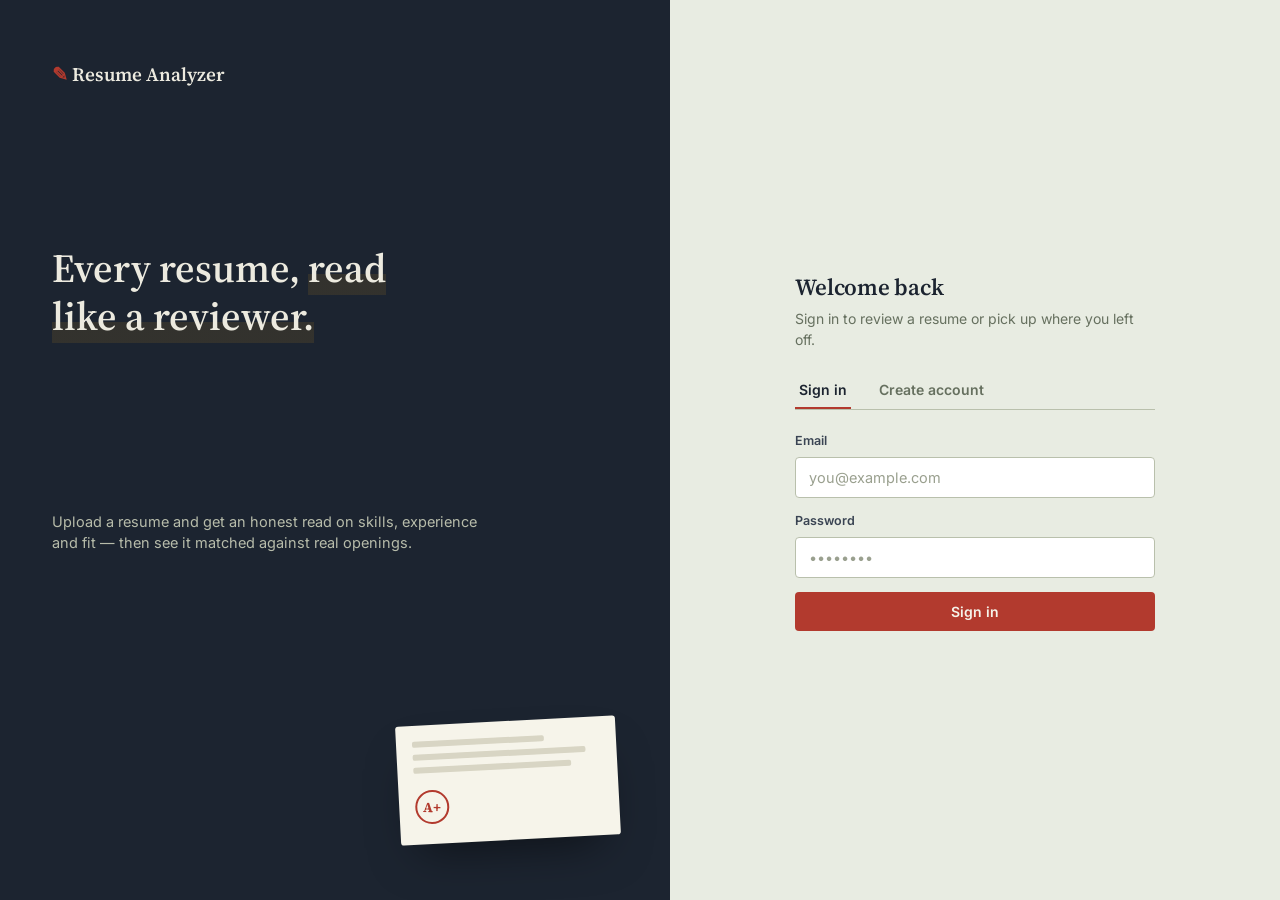
<file: frontend/index.html>
<!DOCTYPE html>
<html lang="en">
<head>
  <meta charset="UTF-8">
  <meta name="viewport" content="width=device-width, initial-scale=1">
  <title>Resume Analyzer</title>
  <link rel="stylesheet" href="css/style.css">
</head>
<body>
  <div class="boot">
    <span class="pencil-spin"></span>
    <span>Opening your desk…</span>
  </div>
  <script>
    const token = localStorage.getItem("access_token");
    window.location.href = token ? "dashboard.html" : "login.html";
  </script>
</body>
</html>
</file>
<file: frontend/css/style.css>
@import url("https://fonts.googleapis.com/css2?family=Source+Serif+4:opsz,wght@8..60,500;8..60,600;8..60,700&family=Inter:wght@400;500;600;700&display=swap");

:root {
  --ink: #1c2430;
  --ink-soft: #3a4453;
  --paper: #e8ece2;
  --sheet: #fbfbf6;
  --rule: #d4d8c9;
  --rule-strong: #b9c0ac;
  --pen: #b23a2e;
  --pen-dark: #8c2c22;
  --pen-wash: rgba(178, 58, 46, 0.09);
  --forest: #3f6b4a;
  --forest-wash: rgba(63, 107, 74, 0.14);
  --gold: #a97a1f;
  --gold-wash: rgba(169, 122, 31, 0.16);
  --muted: #66705f;
  --shadow: 0 1px 2px rgba(28, 36, 48, 0.06), 0 10px 24px -14px rgba(28, 36, 48, 0.28);
  --radius: 3px;
}

* { box-sizing: border-box; }
html { scroll-behavior: smooth; }

body {
  margin: 0;
  min-height: 100vh;
  background: var(--paper);
  background-image: linear-gradient(var(--rule) 1px, transparent 1px);
  background-size: 100% 32px;
  background-attachment: fixed;
  color: var(--ink);
  font-family: "Inter", -apple-system, "Segoe UI", sans-serif;
  font-size: 15px;
  line-height: 1.5;
}

h1, h2, h3 {
  font-family: "Source Serif 4", Georgia, serif;
  color: var(--ink);
  margin: 0 0 6px;
  letter-spacing: -0.01em;
}
h1 { font-size: 30px; font-weight: 600; }
h2 { font-size: 20px; font-weight: 600; }
p { margin: 0 0 10px; }
a { color: var(--pen-dark); }

/* ---------- Folder-tab navigation ---------- */

.navbar {
  background: var(--ink);
  padding: 0 28px;
  display: flex;
  align-items: flex-end;
  gap: 4px;
  position: sticky;
  top: 0;
  z-index: 20;
}

.navbar .brand {
  font-family: "Source Serif 4", serif;
  font-weight: 600;
  font-size: 17px;
  color: #f2efe6;
  padding: 16px 20px 16px 0;
  margin-right: 14px;
  white-space: nowrap;
}
.navbar .brand::before { content: "✎"; color: var(--pen); margin-right: 8px; }

.navbar .tab-group { display: flex; gap: 2px; flex: 1; }

.navbar a.tab {
  color: #c7cdd6;
  text-decoration: none;
  font-size: 14px;
  font-weight: 500;
  padding: 13px 18px;
  border-radius: 8px 8px 0 0;
  background: transparent;
  border: 1px solid transparent;
}
.navbar a.tab.active {
  background: var(--paper);
  color: var(--ink);
  border-color: var(--rule);
  border-bottom-color: var(--paper);
}
.navbar a.tab:not(.active):hover { background: rgba(255, 255, 255, 0.06); color: #fff; }

.navbar .signout {
  color: #9aa3b0;
  text-decoration: none;
  font-size: 13px;
  padding: 13px 4px 13px 18px;
  align-self: center;
}
.navbar .signout:hover { color: #f2efe6; }

/* ---------- Page shell ---------- */

.page { max-width: 760px; margin: 0 auto; padding: 44px 24px 80px; }
.page-head { margin-bottom: 26px; }
.page-head .eyebrow { display: block; color: var(--muted); font-size: 13px; margin-bottom: 4px; }

/* ---------- Sheet: the base "paper" card ---------- */

.sheet {
  background: var(--sheet);
  border: 1px solid var(--rule-strong);
  border-radius: var(--radius);
  box-shadow: var(--shadow);
  padding: 30px 32px;
  position: relative;
}
.sheet + .sheet { margin-top: 24px; }

.sheet::before {
  content: "";
  position: absolute;
  top: -1px;
  left: 24px;
  right: 24px;
  height: 3px;
  background: repeating-linear-gradient(
    90deg, var(--rule-strong) 0px, var(--rule-strong) 6px, transparent 6px, transparent 12px
  );
}

/* ---------- Forms ---------- */

form { display: flex; flex-direction: column; gap: 14px; }
.field { display: flex; flex-direction: column; gap: 6px; }
.field label { font-size: 12.5px; font-weight: 600; color: var(--ink-soft); }

input, textarea, select {
  padding: 11px 13px;
  border: 1px solid var(--rule-strong);
  background: #fff;
  border-radius: 4px;
  font-size: 14.5px;
  font-family: inherit;
  color: var(--ink);
}
input:focus, textarea:focus, select:focus {
  outline: none;
  border-color: var(--pen);
  box-shadow: 0 0 0 3px var(--pen-wash);
}
input::placeholder, textarea::placeholder { color: #9aa08f; }
textarea { resize: vertical; }

button {
  padding: 11px 20px;
  background: var(--ink);
  color: #f5f3ea;
  border: none;
  border-radius: 4px;
  cursor: pointer;
  font-size: 14px;
  font-weight: 600;
  font-family: inherit;
  transition: background 0.15s ease, transform 0.05s ease;
}
button:hover { background: var(--ink-soft); }
button:active { transform: translateY(1px); }
button.primary { background: var(--pen); }
button.primary:hover { background: var(--pen-dark); }
button.secondary { background: transparent; color: var(--muted); border: 1px solid var(--rule-strong); }
button.secondary:hover { background: #f2f2ea; color: var(--ink); }

.error { color: var(--pen-dark); font-size: 13.5px; min-height: 0; }
.error:empty { display: none; }

/* ---------- Auth screen ---------- */

.auth-shell { min-height: 100vh; display: grid; grid-template-columns: 1.1fr 1fr; }

.auth-intro {
  background: var(--ink);
  color: #eceadf;
  padding: 60px 52px;
  display: flex;
  flex-direction: column;
  justify-content: space-between;
  position: relative;
  overflow: hidden;
}
.auth-intro .brand { font-family: "Source Serif 4", serif; font-size: 19px; font-weight: 600; }
.auth-intro .brand::before { content: "✎ "; color: var(--pen); }

.auth-intro .headline {
  font-family: "Source Serif 4", serif;
  font-size: 40px;
  line-height: 1.18;
  font-weight: 600;
  max-width: 9.5em;
}
.auth-intro .headline .marked { background: linear-gradient(transparent 62%, var(--gold-wash) 62%); }
.auth-intro .sub { color: #b7bcaa; font-size: 14.5px; max-width: 30em; margin-top: 14px; }

.mock-doc {
  align-self: flex-end;
  width: 220px;
  background: #f6f4ea;
  border-radius: 3px;
  padding: 16px 16px 20px;
  transform: rotate(-3deg);
  box-shadow: 0 24px 48px -20px rgba(0,0,0,0.55);
  color: var(--ink);
}
.mock-doc .line { height: 6px; background: #d8d5c4; border-radius: 2px; margin-bottom: 7px; }
.mock-doc .line:nth-child(1) { width: 70%; }
.mock-doc .line:nth-child(2) { width: 92%; }
.mock-doc .line:nth-child(3) { width: 84%; }
.mock-doc .grade {
  margin-top: 10px;
  display: inline-flex;
  align-items: center;
  justify-content: center;
  width: 34px;
  height: 34px;
  border: 2px solid var(--pen);
  border-radius: 50%;
  color: var(--pen);
  font-family: "Source Serif 4", serif;
  font-weight: 700;
  font-size: 14px;
  transform: rotate(4deg);
}

.auth-panel {
  display: flex;
  align-items: center;
  justify-content: center;
  padding: 40px 32px;
  background: var(--paper);
}
.auth-card { width: 100%; max-width: 360px; }
.auth-card h1 { font-size: 23px; margin-bottom: 4px; }
.auth-card .lede { color: var(--muted); font-size: 14px; margin-bottom: 22px; }

.tabs { display: flex; border-bottom: 1px solid var(--rule-strong); margin-bottom: 22px; }
.tabs button {
  background: none;
  color: var(--muted);
  border: none;
  border-radius: 0;
  padding: 9px 4px;
  margin-right: 24px;
  font-weight: 600;
  border-bottom: 2px solid transparent;
}
.tabs button.active { color: var(--ink); border-bottom-color: var(--pen); }
.tabs button:hover:not(.active) { background: none; color: var(--ink-soft); }

/* ---------- Upload / dropzone ---------- */

.dropzone {
  border: 1.5px dashed var(--rule-strong);
  border-radius: 4px;
  background: #f4f5ee;
  padding: 26px;
  display: flex;
  align-items: center;
  gap: 16px;
}
.dropzone .slot-icon {
  width: 42px;
  height: 42px;
  flex: none;
  border-radius: 50%;
  background: var(--pen-wash);
  color: var(--pen-dark);
  display: flex;
  align-items: center;
  justify-content: center;
  font-size: 18px;
}
.dropzone .slot-text { flex: 1; }
.dropzone .slot-text strong { display: block; font-size: 14.5px; }
.dropzone .slot-text span { color: var(--muted); font-size: 13px; }
.dropzone input[type="file"] { border: none; padding: 0; font-size: 13px; max-width: 210px; }

#loading {
  display: flex;
  align-items: center;
  gap: 10px;
  color: var(--ink-soft);
  font-size: 14px;
  padding: 14px 2px 0;
}
.pencil-spin {
  width: 14px;
  height: 14px;
  border: 2px solid var(--rule-strong);
  border-top-color: var(--pen);
  border-radius: 50%;
  animation: spin 0.8s linear infinite;
}
@keyframes spin { to { transform: rotate(360deg); } }

/* ---------- Report / results ---------- */

.report-row {
  display: grid;
  grid-template-columns: auto 1fr;
  gap: 16px 20px;
  margin: 18px 0 22px;
  padding-top: 18px;
  border-top: 1px dashed var(--rule-strong);
}
.grade-ring {
  width: 64px;
  height: 64px;
  border-radius: 50%;
  border: 2.5px solid var(--pen);
  display: flex;
  align-items: center;
  justify-content: center;
  font-family: "Source Serif 4", serif;
  font-weight: 700;
  font-size: 22px;
  color: var(--pen-dark);
  transform: rotate(-4deg);
  flex: none;
}
.field-note .label { font-size: 12px; font-weight: 600; color: var(--muted); margin-bottom: 2px; }
.field-note .value { font-size: 15px; }

.margin-note {
  border-left: 3px solid var(--rule-strong);
  padding-left: 14px;
  margin: 4px 0 20px;
  color: var(--ink-soft);
}

.skill-group { margin-bottom: 16px; }
.skill-group .label { font-size: 12px; font-weight: 600; color: var(--muted); margin-bottom: 8px; }

.mark {
  display: inline;
  padding: 1px 3px;
  margin: 2px 3px 2px 0;
  font-size: 13.5px;
  line-height: 1.9;
  border-radius: 2px;
}
.mark.tech { background: var(--forest-wash); color: #204a2b; }
.mark.soft { background: var(--gold-wash); color: #6e4f13; }

.match-card {
  border: 1px solid var(--rule-strong);
  border-radius: 4px;
  padding: 16px 18px;
  margin-top: 12px;
  background: #fff;
}
.match-card .match-head {
  display: flex;
  align-items: baseline;
  justify-content: space-between;
  gap: 12px;
  margin-bottom: 6px;
}
.match-card .match-head strong { font-family: "Source Serif 4", serif; font-size: 16.5px; font-weight: 600; }
.match-score { font-weight: 700; color: var(--pen-dark); font-size: 14px; white-space: nowrap; }
.match-card p { color: var(--ink-soft); font-size: 14px; }
.match-card .missing { font-size: 13.5px; color: var(--muted); }

.empty-note { color: var(--muted); font-size: 14px; padding: 6px 0; }

/* ---------- Jobs table (ledger style) ---------- */

.ledger { width: 100%; border-collapse: collapse; margin-top: 6px; }
.ledger th {
  text-align: left;
  font-size: 11.5px;
  font-weight: 600;
  color: var(--muted);
  padding: 0 10px 8px;
  border-bottom: 1px solid var(--rule-strong);
}
.ledger td { padding: 12px 10px; border-bottom: 1px solid var(--rule); font-size: 14px; vertical-align: middle; }
.ledger tr:last-child td { border-bottom: none; }
.ledger td.company { color: var(--ink-soft); }
.ledger td.location { color: var(--muted); }
.ledger button.secondary { padding: 6px 12px; font-size: 12.5px; }

.search-row { display: flex; flex-direction: row; gap: 10px; }
.search-row input { flex: 1; }
.search-row button { flex: none; }

/* ---------- Loading redirect screen ---------- */

.boot {
  min-height: 100vh;
  display: flex;
  align-items: center;
  justify-content: center;
  background: var(--ink);
  color: #cfd3c6;
  font-family: "Source Serif 4", serif;
  font-size: 15px;
  gap: 10px;
}

/* ---------- Responsive ---------- */

@media (max-width: 860px) {
  .auth-shell { grid-template-columns: 1fr; }
  .auth-intro { display: none; }
}
@media (max-width: 560px) {
  .page { padding: 28px 16px 60px; }
  .sheet { padding: 22px 18px; }
  .navbar { padding: 0 12px; overflow-x: auto; }
  .report-row { grid-template-columns: 1fr; }
  .grade-ring { transform: none; }
}
@media (prefers-reduced-motion: reduce) {
  .pencil-spin { animation: none; }
  html { scroll-behavior: auto; }
}
</file>
